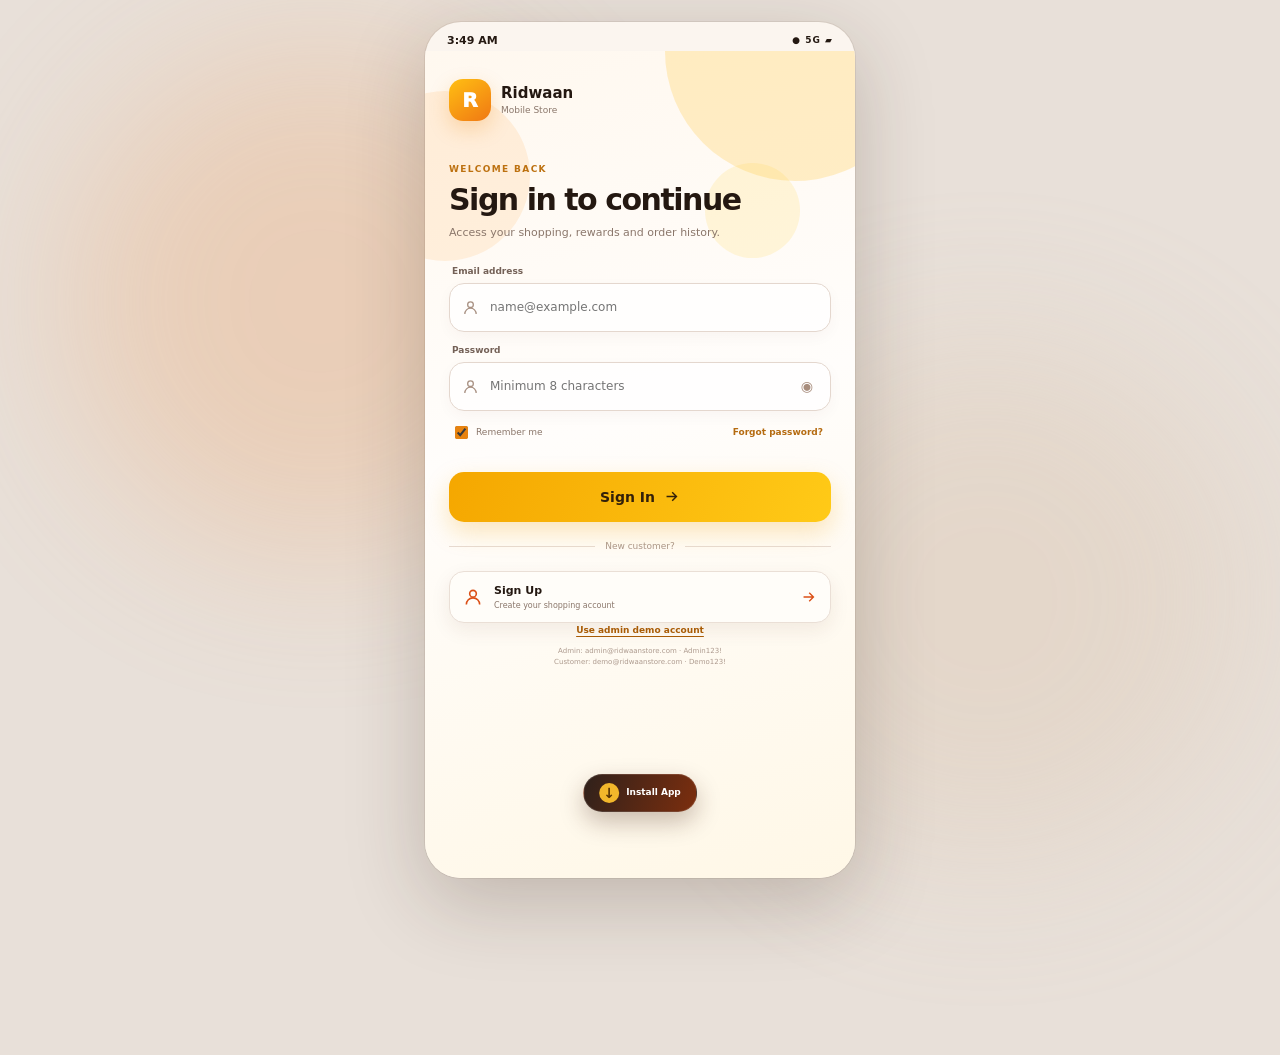
<file: index.html>
<!doctype html>
<html lang="en">
<head>
  <meta charset="UTF-8">
  <meta name="viewport" content="width=device-width, initial-scale=1, viewport-fit=cover">
  <meta name="theme-color" content="#fbf5ef">
  <meta name="description" content="Ridwaan Mobile Store — a premium mobile-first smartphone shopping experience.">
  <meta name="application-name" content="Ridwaan Store">
  <meta name="mobile-web-app-capable" content="yes">
  <meta name="apple-mobile-web-app-capable" content="yes">
  <meta name="apple-mobile-web-app-status-bar-style" content="black-translucent">
  <meta name="apple-mobile-web-app-title" content="Ridwaan Store">
  <title>Ridwaan Mobile Store</title>
  <link rel="manifest" href="manifest.webmanifest">
  <link rel="icon" type="image/svg+xml" href="icons/icon-source.svg">
  <link rel="apple-touch-icon" href="icons/icon-source.svg">
  <link rel="stylesheet" href="style.css">
  <link rel="stylesheet" href="image-clarity-fix.css">
</head>
<body>
  <div class="ambient ambient-one"></div>
  <div class="ambient ambient-two"></div>
  <main class="phone-shell" id="appShell" aria-live="polite">
    <div class="status-strip"><span id="clock">9:41</span><span class="status-icons">● 5G ▰</span></div>
    <section class="app-view" id="appView"></section>
    <nav class="bottom-nav" id="bottomNav" aria-label="Main navigation"></nav>
    <div class="toast-region" id="toastRegion" aria-live="assertive"></div>
    <div class="modal-root" id="modalRoot"></div>
    <button class="pwa-install-fab" id="pwaInstallFab" type="button" onclick="installApp()" aria-label="Install Ridwaan Mobile Store">
      <span aria-hidden="true">↓</span> Install App
    </button>
  </main>

  <svg class="svg-sprite" aria-hidden="true">
    <symbol id="i-home" viewBox="0 0 24 24"><path d="m3 11 9-8 9 8v9a1 1 0 0 1-1 1h-5v-7H9v7H4a1 1 0 0 1-1-1Z"/></symbol>
    <symbol id="i-shop" viewBox="0 0 24 24"><path d="M4 10v10h16V10M3 4h18l-2 6H5L3 4Zm6 6v3m6-3v3"/></symbol>
    <symbol id="i-cart" viewBox="0 0 24 24"><path d="M3 4h2l2.2 10.2a2 2 0 0 0 2 1.6h7.9a2 2 0 0 0 1.9-1.4L21 8H7m3 12h.01M17 20h.01"/></symbol>
    <symbol id="i-gift" viewBox="0 0 24 24"><path d="M4 10h16v11H4Zm-1-5h18v5H3Zm9 0v16M12 5H8.5A2.5 2.5 0 1 1 11 2.5Zm0 0h3.5A2.5 2.5 0 1 0 13 2.5Z"/></symbol>
    <symbol id="i-user" viewBox="0 0 24 24"><circle cx="12" cy="8" r="4"/><path d="M4 21a8 8 0 0 1 16 0"/></symbol>
    <symbol id="i-search" viewBox="0 0 24 24"><circle cx="11" cy="11" r="7"/><path d="m20 20-4-4"/></symbol>
    <symbol id="i-sliders" viewBox="0 0 24 24"><path d="M4 7h10m4 0h2M4 17h2m4 0h10M14 4v6M6 14v6"/></symbol>
    <symbol id="i-bell" viewBox="0 0 24 24"><path d="M18 8a6 6 0 0 0-12 0c0 7-3 7-3 9h18c0-2-3-2-3-9Zm-8 12h4"/></symbol>
    <symbol id="i-heart" viewBox="0 0 24 24"><path d="M20.8 4.6a5.5 5.5 0 0 0-7.8 0L12 5.7l-1.1-1.1a5.5 5.5 0 0 0-7.8 7.8l1.1 1.1L12 21l7.8-7.5 1.1-1.1a5.5 5.5 0 0 0-.1-7.8Z"/></symbol>
    <symbol id="i-arrow" viewBox="0 0 24 24"><path d="M5 12h14m-6-6 6 6-6 6"/></symbol>
    <symbol id="i-back" viewBox="0 0 24 24"><path d="m15 18-6-6 6-6"/></symbol>
    <symbol id="i-plus" viewBox="0 0 24 24"><path d="M12 5v14M5 12h14"/></symbol>
    <symbol id="i-minus" viewBox="0 0 24 24"><path d="M5 12h14"/></symbol>
    <symbol id="i-trash" viewBox="0 0 24 24"><path d="M4 7h16m-10 4v6m4-6v6M9 7l1-3h4l1 3m3 0-1 14H7L6 7"/></symbol>
    <symbol id="i-chevron" viewBox="0 0 24 24"><path d="m9 18 6-6-6-6"/></symbol>
    <symbol id="i-x" viewBox="0 0 24 24"><path d="m6 6 12 12M18 6 6 18"/></symbol>
    <symbol id="i-check" viewBox="0 0 24 24"><path d="m5 12 4 4L19 6"/></symbol>
    <symbol id="i-star" viewBox="0 0 24 24"><path d="m12 2 3 6 7 .9-5 4.8 1.3 7-6.3-3.3-6.3 3.3 1.3-7-5-4.8L9 8Z"/></symbol>
    <symbol id="i-sun" viewBox="0 0 24 24"><circle cx="12" cy="12" r="4"/><path d="M12 2v2m0 16v2M4.9 4.9l1.4 1.4m11.4 11.4 1.4 1.4M2 12h2m16 0h2M4.9 19.1l1.4-1.4M17.7 6.3l1.4-1.4"/></symbol>
  </svg>
  <script src="storage.js"></script>
  <script src="state-normalizer.js"></script>
  <script src="dialog.js"></script>
  <script src="product-card.js"></script>
  <script src="script.js"></script>
</body>
</html>
</file>
<file: style.css>
:root {
  --bg: #fbf5ef; --surface: #fffdf9; --surface-2: #f7eee5; --surface-3: #f1dfd1;
  --ink: #241811; --muted: #8b776b; --line: #eadfd6; --primary: #db4f16;
  --primary-dark: #7c2e0e; --primary-soft: #ffe0cf; --gold: #f2b72b; --success: #3f8b62;
  --danger: #cc3c32; --shadow: 0 16px 42px rgba(83,44,21,.12); --shadow-sm: 0 7px 20px rgba(83,44,21,.08);
  --r-xl: 26px; --r-lg: 22px; --r-md: 17px; --r-sm: 12px; --pad: 18px;
  --ease: cubic-bezier(.22,.8,.3,1); --nav-h: 78px;
}
* { box-sizing: border-box; -webkit-tap-highlight-color: transparent; }
html { scroll-behavior: smooth; }
body { margin: 0; min-height: 100vh; color: var(--ink); background: #e8e0d9; font: 14px/1.45 Inter, ui-rounded, "SF Pro Display", system-ui, -apple-system, sans-serif; overflow-x: hidden; }
button,input,select,textarea { font: inherit; color: inherit; }
button { border: 0; cursor: pointer; }
.sr-only { position:absolute!important;width:1px!important;height:1px!important;padding:0!important;margin:-1px!important;overflow:hidden!important;clip:rect(0,0,0,0)!important;white-space:nowrap!important;border:0!important; }
.cart-thumb.fallback::after { content:"📱"; font-size:40px; }
button:focus-visible,input:focus-visible,select:focus-visible,textarea:focus-visible { outline: 3px solid rgba(219,79,22,.28); outline-offset: 2px; }
.ambient { position: fixed; width: 40vw; height: 40vw; border-radius: 50%; filter: blur(80px); opacity: .3; pointer-events:none; }
.ambient-one { background: #eda66e; left: 5%; top: 5%; }.ambient-two { background:#dbc3aa; right: 3%; bottom: 5%; }
.phone-shell { position: relative; width: min(100%,430px); min-height: 100dvh; margin: 0 auto; overflow: hidden; background: var(--bg); box-shadow: 0 0 0 1px rgba(70,40,20,.08), 0 24px 80px rgba(50,30,18,.22); transition: background .35s,color .35s; }
.status-strip { height: 29px; padding: 8px 22px 0; display:flex; align-items:center; justify-content:space-between; font-size:11px; font-weight:800; position:absolute; inset:0 0 auto; z-index:15; pointer-events:none; }
.status-icons { letter-spacing: 1px; font-size:9px; }
.app-view { min-height:100dvh; padding: 37px var(--pad) calc(var(--nav-h) + 28px); animation: viewIn .4s var(--ease); }
.app-view.details-open { padding:29px 0 0; }
@keyframes viewIn { from{opacity:0;transform:translateY(9px)} to{opacity:1;transform:none} }
@keyframes pop { 50%{transform:scale(1.16)} }
@keyframes shimmer { to{background-position:-200% 0} }
@keyframes float { 50%{transform:translateY(-5px) rotate(2deg)} }
@keyframes ringIn { from{stroke-dashoffset:326} }
@keyframes countGlow { 50%{text-shadow:0 0 20px rgba(255,203,64,.8)} }
.page-head,.greeting-row,.section-head,.detail-top { display:flex; align-items:center; justify-content:space-between; gap:12px; }
.eyebrow { margin:0; color:var(--muted); font-size:11px; letter-spacing:.03em; }.greeting-row h1,.page-head h1 { margin:1px 0 0; font-size:24px; line-height:1.15; letter-spacing:-.04em; }
.avatar { width:42px;height:42px;border-radius:50%;display:grid;place-items:center;background:linear-gradient(145deg,var(--primary),#ff9a52);color:white;font-weight:900;box-shadow:var(--shadow-sm);border:3px solid rgba(255,255,255,.72); }
.head-actions { display:flex; gap:8px; }.icon-btn { width:42px;height:42px;border-radius:50%;display:grid;place-items:center;background:var(--surface);box-shadow:var(--shadow-sm);border:1px solid var(--line);position:relative;transition:.2s var(--ease); }
.icon-btn:active,.add-btn:active,.primary-btn:active { transform:scale(.93); }.icon-btn svg,.nav-item svg,.search-box svg,.settings-icon svg,.small-action svg { width:19px;height:19px;fill:none;stroke:currentColor;stroke-width:1.8;stroke-linecap:round;stroke-linejoin:round; }
.notification-dot { position:absolute; width:8px;height:8px;border-radius:50%;background:var(--primary);right:8px;top:7px;border:2px solid var(--surface); }
.search-row { display:flex; gap:10px; margin:20px 0 17px; }.search-box { height:48px; flex:1; border-radius:16px; background:var(--surface); border:1px solid var(--line); display:flex;align-items:center;gap:10px;padding:0 14px;box-shadow:0 5px 18px rgba(80,45,25,.04); }
.search-box input { width:100%;border:0;outline:0;background:transparent;font-size:13px; }.filter-btn { width:48px;height:48px;border-radius:16px;background:var(--primary);color:#fff;display:grid;place-items:center;box-shadow:0 8px 19px rgba(219,79,22,.25); }
.filter-btn svg { width:20px;height:20px;fill:none;stroke:currentColor;stroke-width:2; }
.hero { min-height:184px;border-radius:var(--r-xl);padding:22px;position:relative;overflow:hidden;color:white;background:linear-gradient(135deg,#8e3511 0%,#c94610 52%,#ef7f3f 100%);box-shadow:0 16px 32px rgba(145,57,18,.22); }
.hero::before,.hero::after { content:"";position:absolute;border-radius:50%;background:rgba(255,255,255,.08); }.hero::before{width:180px;height:180px;right:-50px;top:-70px}.hero::after{width:110px;height:110px;right:50px;bottom:-75px}
.hero-copy { position:relative;z-index:2;width:60%; }.hero .tag { display:inline-flex;padding:5px 9px;border-radius:99px;background:rgba(255,255,255,.16);font-size:9px;font-weight:800;letter-spacing:.08em;text-transform:uppercase; }.hero h2{font-size:23px;line-height:1.08;margin:12px 0 6px;letter-spacing:-.04em}.hero p{font-size:11px;color:#ffe9dc;margin:0 0 15px}.hero-phone { position:absolute;right:17px;bottom:-10px;width:120px;height:165px;border-radius:27px;background:linear-gradient(145deg,#322820,#0b0908);border:5px solid #e8b195;transform:rotate(9deg);box-shadow:-12px 15px 25px rgba(62,17,3,.3);animation:float 4s ease-in-out infinite; }
.hero-phone::before { content:"";position:absolute;inset:7px;border-radius:19px;background:radial-gradient(circle at 65% 30%,#ffad79,transparent 28%),linear-gradient(145deg,#602e21,#f3793c 48%,#3b1b18); }.hero-phone::after { content:"";position:absolute;width:38px;height:10px;border-radius:20px;background:#070707;left:50%;top:10px;transform:translateX(-50%); }
.light-btn { padding:9px 13px;border-radius:12px;background:white;color:#7c2e0e;font-size:11px;font-weight:800;display:inline-flex;align-items:center;gap:6px; }.light-btn svg{width:14px;height:14px;fill:none;stroke:currentColor;stroke-width:2}
.brand-strip { display:flex;gap:9px;overflow:auto;scrollbar-width:none;padding:4px 0;margin:16px 0 22px }.brand-strip::-webkit-scrollbar,.h-scroll::-webkit-scrollbar{display:none}.chip { white-space:nowrap;padding:9px 13px;border-radius:999px;background:var(--surface);border:1px solid var(--line);font-size:11px;font-weight:750;transition:.2s }.chip.active{background:var(--ink);color:var(--surface);border-color:var(--ink)}
.section-head { margin:20px 0 11px; }.section-head h2{margin:0;font-size:17px;letter-spacing:-.025em}.text-btn{background:none;color:var(--primary);font-size:11px;font-weight:800;padding:5px}
.h-scroll { display:grid;grid-auto-flow:column;grid-auto-columns:158px;gap:12px;overflow:auto;margin:0 calc(var(--pad)*-1);padding:2px var(--pad) 9px;scroll-snap-type:x mandatory; }
.product-card { scroll-snap-align:start;min-width:0;background:var(--surface);border:1px solid var(--line);border-radius:var(--r-lg);padding:10px;position:relative;box-shadow:var(--shadow-sm);transition:.25s var(--ease);overflow:hidden; }.product-card:active{transform:scale(.98)}
.product-media { height:125px;border-radius:16px;background:linear-gradient(145deg,#f5ece5,#ead7c9);display:flex;align-items:center;justify-content:center;overflow:hidden;position:relative; }.product-media img{width:100%;height:100%;object-fit:cover;mix-blend-mode:multiply;transition:.35s}.product-card:hover img{transform:scale(1.04)}
.product-image-button{width:100%;height:100%;padding:0;border-radius:inherit;background:transparent;display:grid;place-items:center;overflow:hidden}.product-image-button.fallback::after{content:"📱";font-size:64px;filter:drop-shadow(0 10px 10px rgba(0,0,0,.18))}.product-image-button.fallback img{display:none}.wish-btn{position:absolute;right:8px;top:8px;width:30px;height:30px;border-radius:50%;background:rgba(255,255,255,.86);backdrop-filter:blur(5px);display:grid;place-items:center;z-index:2}.wish-btn svg{width:15px;height:15px;fill:none;stroke:#4b372d;stroke-width:1.8}.wish-btn.active svg{fill:var(--primary);stroke:var(--primary)}
.discount-badge { position:absolute;left:8px;top:8px;padding:4px 7px;border-radius:9px;background:var(--primary);color:white;font-size:8px;font-weight:900;z-index:2}.product-info{padding:10px 2px 2px}.brand{font-size:9px;color:var(--muted);text-transform:uppercase;letter-spacing:.08em;font-weight:800}.product-name{font-size:12px;font-weight:800;white-space:nowrap;overflow:hidden;text-overflow:ellipsis;margin:3px 0}.product-name-button{display:block;width:100%;padding:0;background:transparent;text-align:left;font-weight:inherit;white-space:inherit;overflow:hidden;text-overflow:inherit}.rating{display:flex;align-items:center;gap:3px;color:var(--muted);font-size:9px}.rating svg{width:11px;height:11px;fill:var(--gold);stroke:var(--gold)}.price-row{display:flex;align-items:end;gap:6px;margin-top:6px}.price{font-size:14px;font-weight:900}.old-price{font-size:9px;color:var(--muted);text-decoration:line-through}.add-btn{margin-left:auto;width:29px;height:29px;border-radius:50%;background:var(--primary);color:white;display:grid;place-items:center;box-shadow:0 5px 10px rgba(219,79,22,.23)}.add-btn svg{width:14px;height:14px;fill:none;stroke:currentColor;stroke-width:2.3}
.offer-row{display:grid;grid-template-columns:1.1fr .9fr;gap:11px}.offer-card{min-height:98px;border-radius:var(--r-lg);padding:15px;position:relative;overflow:hidden}.offer-card:first-child{background:#2f211b;color:white}.offer-card:last-child{background:linear-gradient(135deg,#ffe3c7,#f7ba7d);color:#5b260c}.offer-card b{display:block;font-size:15px;line-height:1.15;width:70%}.offer-card span{font-size:9px;opacity:.75}.offer-icon{position:absolute;right:10px;bottom:5px;font-size:43px;transform:rotate(-9deg)}
.rewards-mini{margin-top:13px;background:linear-gradient(100deg,#fff2cd,#ffe3a0);border:1px solid #efd28c;border-radius:var(--r-lg);padding:15px;display:flex;align-items:center;gap:12px}.coin{width:43px;height:43px;border-radius:50%;display:grid;place-items:center;background:linear-gradient(145deg,#ffd866,#e8a511);color:#6f4200;font-size:20px;box-shadow:inset 0 0 0 3px rgba(255,255,255,.35)}.rewards-mini b{display:block;font-size:14px}.rewards-mini p{margin:1px 0 0;font-size:10px;color:#785e31}.rewards-mini .icon-btn{margin-left:auto;width:34px;height:34px;background:rgba(255,255,255,.55);box-shadow:none;border-color:rgba(122,85,25,.12)}
.bottom-nav { position:fixed;z-index:20;left:50%;bottom:max(10px,env(safe-area-inset-bottom));transform:translateX(-50%);width:min(calc(100% - 24px),406px);height:68px;padding:6px;display:grid;grid-template-columns:repeat(5,1fr);gap:3px;background:rgba(255,253,249,.92);backdrop-filter:blur(20px);border:1px solid rgba(231,214,202,.9);border-radius:23px;box-shadow:0 14px 40px rgba(69,38,21,.18)}
.bottom-nav[hidden] { display:none!important; }
.nav-item{position:relative;background:transparent;border-radius:17px;display:flex;flex-direction:column;align-items:center;justify-content:center;gap:2px;color:#a18f85;font-size:8px;font-weight:750;transition:.25s}.nav-item.active{color:var(--primary);background:var(--primary-soft)}.nav-item svg{width:19px;height:19px}.nav-badge{position:absolute;top:4px;right:15px;min-width:16px;height:16px;padding:0 4px;border-radius:8px;background:var(--primary);color:white;font-size:8px;display:grid;place-items:center;border:2px solid var(--surface)}.nav-badge.bump{animation:pop .35s}
.shop-tools{margin-top:14px}.filter-summary{display:flex;justify-content:space-between;align-items:center;margin:13px 1px}.filter-summary span{font-size:10px;color:var(--muted)}.sort-select{border:0;background:transparent;color:var(--ink);font-weight:750;font-size:10px;max-width:130px;outline:0}.product-grid{display:grid;grid-template-columns:repeat(2,minmax(0,1fr));gap:12px}.product-grid .product-media{height:136px}.empty-state{text-align:center;padding:50px 20px}.empty-illustration{font-size:54px}.empty-state h2{font-size:20px;margin:8px}.empty-state p{color:var(--muted);font-size:12px}
.page-head{min-height:43px}.page-head h1{font-size:22px}.back-btn{background:var(--surface);width:39px;height:39px}.page-head-spacer{width:39px}.details-page{padding-bottom:110px}.detail-top{position:absolute;z-index:4;top:37px;left:16px;right:16px}.detail-image{height:390px;background:linear-gradient(160deg,#f4e7dc,#e8cbb8);border-radius:0 0 34px 34px;position:relative;overflow:hidden;display:grid;place-items:center}.detail-image img{width:100%;height:100%;object-fit:cover;mix-blend-mode:multiply}.detail-image.fallback::after{content:"📱";font-size:130px}.detail-image.fallback img{display:none}.carousel-dots{position:absolute;bottom:17px;display:flex;gap:5px}.carousel-dots i{width:6px;height:6px;background:white;border-radius:50%;opacity:.65}.carousel-dots i.active{width:18px;border-radius:5px;background:var(--primary);opacity:1}.detail-body{padding:22px var(--pad)}.detail-body h1{font-size:25px;margin:5px 0 6px;letter-spacing:-.04em}.detail-rating{display:flex;gap:7px;align-items:center;color:var(--muted);font-size:11px}.detail-rating strong{color:var(--ink)}.detail-price{font-size:24px;font-weight:900;margin:15px 0 4px}.detail-price del{font-size:12px;color:var(--muted);font-weight:500;margin-left:8px}.detail-desc{color:var(--muted);font-size:12px;line-height:1.65;margin:12px 0 20px}.option-block{margin:17px 0}.option-label{display:flex;justify-content:space-between;font-size:12px;font-weight:850;margin-bottom:10px}.choices{display:flex;gap:9px;flex-wrap:wrap}.storage-choice{padding:9px 14px;border-radius:12px;border:1px solid var(--line);background:var(--surface);font-size:11px;font-weight:750}.storage-choice.active{background:var(--ink);color:var(--surface);border-color:var(--ink)}.color-choice{width:31px;height:31px;border-radius:50%;border:4px solid var(--surface);box-shadow:0 0 0 1px var(--line)}.color-choice.active{box-shadow:0 0 0 2px var(--primary)}.stock-row{display:flex;justify-content:space-between;align-items:center;padding:13px 0;border-top:1px solid var(--line);border-bottom:1px solid var(--line);font-size:11px}.stock{color:var(--success);font-weight:800}.qty-control{display:flex;align-items:center;gap:12px}.qty-control button{width:28px;height:28px;border-radius:9px;background:var(--surface-2)}.sticky-add{position:fixed;z-index:18;bottom:10px;left:50%;transform:translateX(-50%);width:min(calc(100% - 28px),402px);padding:9px;background:rgba(255,253,249,.92);border:1px solid var(--line);backdrop-filter:blur(15px);border-radius:21px;box-shadow:var(--shadow)}.primary-btn{width:100%;height:50px;border-radius:15px;background:linear-gradient(110deg,var(--primary),#ee7136);color:white;font-weight:850;box-shadow:0 8px 20px rgba(219,79,22,.23);display:flex;align-items:center;justify-content:center;gap:8px}.primary-btn svg{width:17px;height:17px;fill:none;stroke:currentColor;stroke-width:2}.primary-btn:disabled{opacity:.5;cursor:not-allowed}
.cart-list{display:flex;flex-direction:column;gap:11px;margin:17px 0}.cart-item{background:var(--surface);border:1px solid var(--line);border-radius:var(--r-lg);padding:11px;display:grid;grid-template-columns:77px 1fr auto;gap:11px;box-shadow:var(--shadow-sm)}.cart-thumb{width:77px;height:88px;border-radius:15px;overflow:hidden;background:var(--surface-2);display:grid;place-items:center}.cart-thumb img{width:100%;height:100%;object-fit:cover;mix-blend-mode:multiply}.cart-item h3{font-size:12px;margin:2px 0}.cart-meta{font-size:9px;color:var(--muted)}.cart-item .price{display:block;margin:7px 0}.mini-qty{display:flex;align-items:center;gap:8px}.mini-qty button{width:25px;height:25px;border-radius:8px;background:var(--surface-2)}.remove-btn{background:none;color:var(--muted);align-self:start;padding:4px}.remove-btn svg{width:16px;height:16px;fill:none;stroke:currentColor;stroke-width:1.8}.promo-box{display:flex;gap:8px;padding:8px;background:var(--surface);border:1px solid var(--line);border-radius:17px}.promo-box input{min-width:0;flex:1;border:0;background:none;outline:none;padding:0 7px;font-size:11px;text-transform:uppercase}.promo-box button{padding:9px 13px;border-radius:11px;background:var(--ink);color:var(--surface);font-size:10px;font-weight:800}.summary-card{background:var(--surface);border:1px solid var(--line);border-radius:var(--r-lg);padding:17px;margin-top:12px}.summary-row{display:flex;justify-content:space-between;margin:8px 0;color:var(--muted);font-size:11px}.summary-row.total{padding-top:12px;margin-top:12px;border-top:1px dashed var(--line);color:var(--ink);font-size:16px;font-weight:900}.reward-use{display:flex;align-items:center;gap:8px;padding:10px;border-radius:13px;background:#fff5d6;color:#725313;font-size:10px;margin:12px 0}.reward-use input{accent-color:var(--primary)}
.rewards-hero{margin-top:15px;border-radius:28px;padding:21px;color:white;background:radial-gradient(circle at 80% 20%,rgba(255,188,74,.32),transparent 28%),linear-gradient(145deg,#332018,#7b2d0d 58%,#dc5718);box-shadow:0 18px 35px rgba(98,39,14,.27);position:relative;overflow:hidden}.rewards-label{text-align:center;font-size:10px;color:#f4d9ca}.progress-ring{width:150px;height:150px;margin:12px auto 7px;position:relative}.progress-ring svg{width:100%;height:100%;transform:rotate(-90deg)}.progress-ring circle{fill:none;stroke-width:10}.progress-ring .track{stroke:rgba(255,255,255,.15)}.progress-ring .value{stroke:#ffc844;stroke-linecap:round;stroke-dasharray:326;stroke-dashoffset:90;animation:ringIn 1.5s var(--ease)}.ring-copy{position:absolute;inset:0;display:grid;place-content:center;text-align:center}.ring-copy strong{font-size:27px;line-height:1;animation:countGlow 1.6s}.ring-copy span{font-size:9px;color:#f3cdbb;margin-top:5px}.level-progress-text{text-align:center;font-size:10px;color:#f5d8ca}.reward-actions{display:grid;grid-template-columns:repeat(4,1fr);gap:7px;margin-top:17px}.small-action{background:rgba(255,255,255,.1);color:white;border:1px solid rgba(255,255,255,.12);border-radius:13px;padding:9px 2px;font-size:8px}.small-action svg{display:block;margin:0 auto 4px;width:16px;height:16px}.levels{display:flex;gap:10px;overflow:auto;margin:13px calc(var(--pad)*-1);padding:1px var(--pad) 8px;scrollbar-width:none}.level-card{min-width:139px;background:var(--surface);border:1px solid var(--line);border-radius:18px;padding:13px}.level-card.current{border-color:#e6ad25;box-shadow:0 7px 22px rgba(225,168,27,.15)}.level-top{display:flex;justify-content:space-between;align-items:center}.level-icon{font-size:23px}.level-card b{font-size:12px}.level-card p{font-size:8px;color:var(--muted);margin:2px 0 9px}.tiny-progress{height:5px;border-radius:3px;background:var(--surface-2);overflow:hidden}.tiny-progress i{display:block;height:100%;border-radius:3px;background:linear-gradient(90deg,var(--gold),var(--primary));}.benefit-list,.activity-list{display:flex;flex-direction:column;gap:9px}.benefit,.activity{display:flex;align-items:center;gap:11px;background:var(--surface);border:1px solid var(--line);border-radius:16px;padding:12px}.benefit-icon,.activity-icon{width:34px;height:34px;border-radius:11px;display:grid;place-items:center;background:#fff2ca}.benefit b,.activity b{font-size:11px;display:block}.benefit span,.activity span{font-size:9px;color:var(--muted)}.activity-points{margin-left:auto;color:var(--success);font-weight:900;font-size:10px}.activity-points.spend{color:var(--primary)}
.profile-card{margin:16px 0;background:linear-gradient(135deg,#5b230e,#8f3511);color:white;border-radius:var(--r-xl);padding:17px;display:flex;align-items:center;gap:12px;box-shadow:var(--shadow)}.profile-card .avatar{width:52px;height:52px;background:linear-gradient(145deg,#ffd9bd,#e98049);color:#6b290d}.profile-card h2{font-size:15px;margin:0}.profile-card p{font-size:9px;color:#e7c7b8;margin:2px 0}.profile-card button{margin-left:auto;padding:7px 11px;border-radius:10px;background:white;color:#6f2b0e;font-size:9px;font-weight:850}.settings-section{margin:18px 0}.section-label{font-size:9px;letter-spacing:.12em;text-transform:uppercase;color:var(--muted);font-weight:800;margin:0 5px 8px}.settings-card{background:var(--surface);border:1px solid var(--line);border-radius:var(--r-lg);overflow:hidden;box-shadow:var(--shadow-sm)}.settings-row{min-height:52px;width:100%;padding:9px 13px;background:transparent;display:flex;align-items:center;gap:11px;border-bottom:1px solid var(--line);text-align:left}.settings-row:last-child{border-bottom:0}.settings-icon{width:31px;height:31px;border-radius:10px;background:var(--surface-2);display:grid;place-items:center;color:var(--primary)}.settings-icon svg{width:15px;height:15px}.settings-copy{flex:1}.settings-copy b{font-size:11px;display:block}.settings-copy span{font-size:8px;color:var(--muted)}.settings-row>.chev{width:14px;height:14px;fill:none;stroke:var(--muted);stroke-width:2}.toggle{width:41px;height:23px;border-radius:15px;background:#d7cbc3;padding:3px;transition:.25s}.toggle i{display:block;width:17px;height:17px;background:white;border-radius:50%;box-shadow:0 2px 5px rgba(0,0,0,.18);transition:.25s}.toggle.on{background:var(--primary)}.toggle.on i{transform:translateX(18px)}.language-select{border:0;background:transparent;font-size:10px;color:var(--muted);max-width:85px}.logout{color:var(--danger)}
.modal-root:empty{display:none}.modal-root{position:fixed;z-index:50;inset:0;display:flex;justify-content:center;align-items:flex-end;background:rgba(33,20,13,.43);backdrop-filter:blur(3px);animation:fade .25s}.sheet{width:min(100%,430px);max-height:91dvh;overflow:auto;background:var(--bg);border-radius:29px 29px 0 0;padding:10px var(--pad) calc(22px + env(safe-area-inset-bottom));box-shadow:0 -15px 45px rgba(45,25,13,.2);animation:sheetUp .38s var(--ease)}@keyframes fade{from{opacity:0}}@keyframes sheetUp{from{transform:translateY(100%)}}.grabber{width:42px;height:4px;border-radius:3px;background:#d5c7bd;margin:2px auto 14px}.sheet-head{display:flex;justify-content:space-between;align-items:center;margin-bottom:14px}.sheet-head h2{font-size:19px;margin:0}.sheet .close{width:34px;height:34px}.form-grid{display:grid;grid-template-columns:1fr 1fr;gap:11px}.field{display:flex;flex-direction:column;gap:5px}.field.full{grid-column:1/-1}.field label{font-size:9px;font-weight:800;color:var(--muted)}.field input,.field select,.field textarea{width:100%;border:1px solid var(--line);background:var(--surface);border-radius:13px;padding:11px 12px;outline:0;font-size:11px}.field textarea{min-height:66px;resize:vertical}.payment-options{display:grid;grid-template-columns:1fr 1fr;gap:8px}.payment-option{border:1px solid var(--line);border-radius:13px;padding:10px;background:var(--surface);font-size:10px;display:flex;gap:7px;align-items:center}.payment-option.selected{border-color:var(--primary);background:var(--primary-soft)}.error-text{color:var(--danger);font-size:9px;min-height:13px}.success-sheet{text-align:center;padding-top:21px}.success-badge{width:83px;height:83px;border-radius:50%;margin:0 auto 15px;display:grid;place-items:center;background:linear-gradient(145deg,#f6c957,#e49a12);color:white;font-size:39px;box-shadow:0 0 0 10px rgba(242,183,43,.13),0 0 45px rgba(242,183,43,.35);animation:pop .6s}.success-sheet h2{font-size:25px;margin:8px}.success-sheet p{color:var(--muted);font-size:11px}.success-data{background:var(--surface);border:1px solid var(--line);border-radius:17px;padding:13px;margin:17px 0;text-align:left}.gold-sheet{text-align:center;overflow:hidden}.trophy{font-size:80px;animation:float 2s ease-in-out infinite;filter:drop-shadow(0 14px 16px rgba(198,134,13,.28))}.gold-sheet h2{font-size:28px;margin:2px}.gold-sheet>p{color:var(--muted);font-size:11px}.gold-benefits{display:grid;grid-template-columns:repeat(3,1fr);gap:8px;margin:18px 0}.gold-benefit{background:#fff2ce;border:1px solid #f0d38d;border-radius:14px;padding:11px 5px;font-size:9px}.gold-benefit span{font-size:21px;display:block}.filter-group{margin:18px 0}.filter-group label{display:block;font-size:11px;font-weight:850;margin-bottom:8px}.range-line{display:flex;align-items:center;gap:9px}.range-line input{flex:1;accent-color:var(--primary)}.filter-checks{display:flex;gap:8px;flex-wrap:wrap}.check-chip{padding:9px 12px;border:1px solid var(--line);border-radius:12px;background:var(--surface);font-size:10px}.check-chip.active{background:var(--ink);color:var(--surface)}.sheet-actions{display:grid;grid-template-columns:.7fr 1.3fr;gap:9px;margin-top:20px}.secondary-btn{height:48px;border-radius:15px;background:var(--surface-2);font-weight:800}.toast-region{position:fixed;z-index:70;top:42px;left:50%;width:min(calc(100% - 30px),400px);transform:translateX(-50%);pointer-events:none}.toast{margin-bottom:7px;background:#2e211b;color:white;border-radius:15px;padding:11px 14px;box-shadow:var(--shadow);font-size:10px;font-weight:700;display:flex;align-items:center;gap:8px;animation:toastIn .35s var(--ease)}@keyframes toastIn{from{opacity:0;transform:translateY(-15px)}}.toast i{width:22px;height:22px;border-radius:50%;background:var(--primary);display:grid;place-items:center;font-style:normal}.skeleton{background:linear-gradient(90deg,#eee1d8 25%,#f9f1eb 45%,#eee1d8 65%);background-size:200% 100%;animation:shimmer 1.2s infinite}.skeleton-card{height:205px;border-radius:22px}.skeleton-hero{height:184px;border-radius:26px;margin-top:20px}.no-nav+.bottom-nav{display:none}
/* Authentication */
.auth-view{padding:29px 0 0;overflow:auto}.auth-page{position:relative;min-height:calc(100dvh - 29px);padding:28px 24px 38px;overflow:hidden;background:linear-gradient(165deg,#fff8ef 0%,#fffdfb 43%,#fff7e5 100%)}.auth-orbs{position:absolute;inset:0 0 auto;height:245px;overflow:hidden;pointer-events:none}.auth-orbs i{position:absolute;border-radius:50%;background:rgba(255,187,23,.22)}.auth-orbs i:first-child{width:260px;height:260px;right:-70px;top:-130px}.auth-orbs i:nth-child(2){width:170px;height:170px;left:-65px;top:40px;background:rgba(250,146,36,.12)}.auth-orbs i:last-child{width:95px;height:95px;right:55px;top:112px;background:rgba(255,207,74,.18)}.auth-brand{position:relative;display:flex;align-items:center;gap:10px;margin-bottom:36px}.auth-logo{width:42px;height:42px;border-radius:14px;display:grid;place-items:center;background:linear-gradient(145deg,#ffbf13,#f07813);color:#fff;font-size:20px;font-weight:950;box-shadow:0 8px 20px rgba(236,137,13,.25)}.auth-brand b,.auth-brand small{display:block}.auth-brand b{font-size:15px}.auth-brand small{font-size:9px;color:var(--muted)}.auth-copy{position:relative;margin-bottom:23px}.auth-kicker{font-size:9px;font-weight:900;letter-spacing:.15em;color:#bd7110}.auth-copy h1{font-size:30px;line-height:1.06;letter-spacing:-.05em;margin:7px 0 8px}.auth-copy p{font-size:11px;color:var(--muted);max-width:300px;margin:0;line-height:1.6}.auth-form{position:relative}.auth-field{display:block;margin-bottom:12px}.auth-field>span{display:block;font-size:9px;font-weight:850;color:#746157;margin:0 0 5px 3px}.auth-field>div{height:49px;border:1px solid #e4d7ce;background:rgba(255,255,255,.76);border-radius:15px;display:flex;align-items:center;gap:9px;padding:0 12px;transition:.2s;box-shadow:0 5px 15px rgba(82,42,17,.035)}.auth-field>div:focus-within{border-color:#f0a515;box-shadow:0 0 0 3px rgba(240,165,21,.12)}.auth-field svg{width:17px;height:17px;fill:none;stroke:#a78f80;stroke-width:1.8}.auth-field input{width:100%;border:0;outline:0;background:transparent;font-size:12px}.password-toggle{background:none;padding:5px;color:#a88d7d}.auth-options{display:flex;justify-content:space-between;align-items:center;margin:2px 2px 12px;font-size:9px;color:var(--muted)}.auth-options label{display:flex;align-items:center;gap:5px}.auth-options input,.auth-consent input{accent-color:#e78310}.auth-options button{background:none;color:#b56b10;font-weight:800}.auth-consent{display:flex;gap:7px;color:var(--muted);font-size:9px;line-height:1.5;margin:8px 2px}.auth-error{min-height:15px;color:var(--danger);font-size:9px;margin:3px}.auth-submit{background:linear-gradient(110deg,#f5a700,#ffca17);color:#33200a;box-shadow:0 10px 24px rgba(239,164,12,.26)}.auth-divider{display:flex;align-items:center;gap:10px;margin:18px 0;color:#aa968a;font-size:9px}.auth-divider::before,.auth-divider::after{content:"";height:1px;background:#e7dbd2;flex:1}.social-row{display:grid;grid-template-columns:1fr 1fr;gap:10px}.social-row button{height:43px;border-radius:14px;background:#fff;border:1px solid #eaded5;font-size:10px;font-weight:800;display:flex;align-items:center;justify-content:center;gap:7px}.social-row b{font-size:15px}.auth-switch{text-align:center;font-size:10px;color:var(--muted);margin:19px 0 6px}.auth-switch button,.admin-demo-link{background:none;color:#a85b05;font-weight:900}.admin-demo-link{display:block;margin:0 auto;font-size:9px;text-decoration:underline;text-underline-offset:3px}.demo-credentials{text-align:center;color:#ad9a8e;font-size:7px;line-height:1.55;margin:8px 0}.sheet-note{color:var(--muted);font-size:11px;line-height:1.6;margin:5px 0 17px}

/* Admin control center */
.admin-head{display:flex;align-items:center;justify-content:space-between;gap:12px;margin-bottom:17px}.admin-head h1{font-size:24px;letter-spacing:-.04em;margin:2px 0}.admin-head>div>span{display:block;color:var(--muted);font-size:9px}.admin-avatar{background:linear-gradient(145deg,#39231b,#8a3513)}.admin-add{height:41px;padding:0 14px;border-radius:13px;display:flex;align-items:center;gap:6px;background:var(--primary);color:#fff;font-size:10px;font-weight:850;box-shadow:0 7px 17px rgba(219,79,22,.22)}.admin-add svg{width:15px;height:15px;fill:none;stroke:currentColor;stroke-width:2}.admin-welcome{min-height:152px;border-radius:26px;background:radial-gradient(circle at 82% 20%,rgba(255,183,55,.25),transparent 30%),linear-gradient(135deg,#2f211b,#713016 66%,#b84c16);color:#fff;padding:19px;display:flex;align-items:center;justify-content:space-between;box-shadow:0 15px 30px rgba(72,31,13,.22)}.admin-welcome div{max-width:72%}.admin-welcome span{font-size:8px;letter-spacing:.12em;color:#f4c8a9}.admin-welcome h2{font-size:20px;line-height:1.1;margin:7px 0}.admin-welcome p{font-size:9px;color:#e7c5b5;line-height:1.55;margin:0}.admin-welcome>i{font-style:normal;font-size:64px;color:#ffc248;transform:rotate(-18deg)}.admin-stats{display:grid;grid-template-columns:1fr 1fr;gap:10px;margin:13px 0}.admin-stats button{min-height:102px;background:var(--surface);border:1px solid var(--line);border-radius:18px;padding:12px;text-align:left;box-shadow:var(--shadow-sm)}.admin-stats b,.admin-stats small{display:block}.admin-stats b{font-size:16px;margin:8px 0 1px}.admin-stats small{font-size:8px;color:var(--muted)}.stat-icon{width:28px;height:28px;border-radius:9px;display:grid;place-items:center;font-size:12px;font-weight:900}.stat-icon.orange{background:#ffe2d4;color:var(--primary)}.stat-icon.gold{background:#fff0c7;color:#ac7200}.stat-icon.green{background:#dff2e7;color:var(--success)}.stat-icon.dark{background:#e7dfda;color:#3c2b23}.admin-quick{display:grid;grid-template-columns:repeat(3,1fr);gap:8px}.admin-quick button{min-height:94px;padding:10px 6px;background:var(--surface);border:1px solid var(--line);border-radius:17px;text-align:center}.admin-quick span{display:grid;place-items:center;width:31px;height:31px;border-radius:10px;background:var(--primary-soft);margin:0 auto 7px;font-size:15px;color:var(--primary)}.admin-quick b,.admin-quick small{display:block}.admin-quick b{font-size:9px}.admin-quick small{font-size:7px;color:var(--muted);margin-top:2px}.admin-list{display:flex;flex-direction:column;gap:9px}.admin-row{width:100%;min-height:65px;background:var(--surface);border:1px solid var(--line);border-radius:17px;padding:10px;display:flex;align-items:center;gap:10px;text-align:left;box-shadow:var(--shadow-sm)}.admin-row>span:nth-child(2){flex:1;min-width:0}.admin-row b,.admin-row small{display:block}.admin-row b{font-size:10px}.admin-row small{font-size:8px;color:var(--muted)}.admin-row-icon{width:36px;height:36px;border-radius:11px;background:var(--surface-2);display:grid;place-items:center}.row-end{text-align:right}.row-end b{margin-bottom:3px}.status-tag{display:inline-flex;align-items:center;justify-content:center;padding:4px 7px;border-radius:8px;font-style:normal;font-size:7px;font-weight:900;white-space:nowrap}.status-tag.success{background:#e1f3e8;color:#28784d}.status-tag.warning{background:#fff0ca;color:#936400}.status-tag.danger{background:#ffe0dc;color:#b12f27}.status-tag.info{background:#dfeef8;color:#28698e}.admin-thumb{width:42px;height:42px;border-radius:12px;background:var(--surface-2);display:grid;place-items:center;overflow:hidden;flex:0 0 auto}.admin-thumb img{width:100%;height:100%;object-fit:cover;mix-blend-mode:multiply}.admin-thumb.fallback::after{content:"📱";font-size:23px}.admin-empty{padding:27px 15px;text-align:center;border:1px dashed var(--line);border-radius:19px;background:var(--surface)}.admin-empty span,.admin-empty b,.admin-empty p{display:block}.admin-empty span{font-size:30px}.admin-empty b{font-size:11px;margin:5px}.admin-empty p{font-size:8px;color:var(--muted);margin:0}.admin-empty.compact{padding:15px}.admin-empty.compact span{font-size:18px}.admin-search{height:47px;display:flex;align-items:center;gap:9px;background:var(--surface);border:1px solid var(--line);border-radius:15px;padding:0 13px;margin-bottom:11px}.admin-search svg{width:17px;height:17px;fill:none;stroke:var(--muted);stroke-width:1.8}.admin-search input{border:0;outline:0;background:transparent;width:100%;font-size:11px}.admin-filter-line{display:flex;align-items:center;gap:6px;margin-bottom:12px}.admin-filter-line>span{margin-right:auto;font-size:9px;color:var(--muted)}.admin-filter-line button{padding:6px 9px;border-radius:9px;background:var(--surface-2);font-size:8px}.admin-filter-line button.active{background:var(--ink);color:var(--surface)}.admin-product-row{display:flex;align-items:center;gap:10px;background:var(--surface);border:1px solid var(--line);border-radius:17px;padding:10px;box-shadow:var(--shadow-sm)}.admin-thumb.product{width:58px;height:64px}.admin-product-copy{flex:1;min-width:0}.admin-product-copy b,.admin-product-copy small,.admin-product-copy strong{display:block}.admin-product-copy b{font-size:10px;white-space:nowrap;overflow:hidden;text-overflow:ellipsis}.admin-product-copy small{font-size:7px;color:var(--muted);white-space:nowrap;overflow:hidden;text-overflow:ellipsis}.admin-product-copy strong{font-size:11px;margin-top:5px}.admin-product-actions{display:grid;grid-template-columns:repeat(2,27px);gap:5px;align-items:center}.admin-product-actions .status-tag{grid-column:1/-1}.admin-product-actions button{width:27px;height:27px;border-radius:8px;background:var(--surface-2);display:grid;place-items:center}.admin-product-actions svg{width:13px;height:13px;fill:none;stroke:currentColor;stroke-width:1.8}.danger-action{color:var(--danger)!important}.admin-checkbox{grid-column:1/-1;font-size:9px;color:var(--muted);display:flex;align-items:center;gap:7px}.admin-checkbox input{accent-color:var(--primary)}.danger-button{background:linear-gradient(110deg,#b72e26,#e35448)}.payment-overview{display:grid;grid-template-columns:1fr 1fr;gap:10px;margin-bottom:13px}.payment-overview>div{padding:14px;border-radius:18px;background:var(--surface);border:1px solid var(--line)}.payment-overview span,.payment-overview b,.payment-overview small{display:block}.payment-overview span{font-size:8px;color:var(--muted)}.payment-overview b{font-size:16px;margin:7px 0 2px}.payment-overview small{font-size:7px;color:var(--muted)}.admin-order-card{background:var(--surface);border:1px solid var(--line);border-radius:19px;padding:13px;box-shadow:var(--shadow-sm)}.order-card-head,.order-customer{display:flex;align-items:center;justify-content:space-between}.order-card-head span b,.order-card-head span small{display:block}.order-card-head b{font-size:10px}.order-card-head small{font-size:7px;color:var(--muted)}.order-card-head>strong{font-size:13px}.order-customer{justify-content:flex-start;gap:8px;margin:12px 0;padding:9px;border-radius:12px;background:var(--surface-2)}.order-customer>span:first-child{font-size:16px}.order-customer span:nth-child(2){flex:1}.order-customer b,.order-customer small{display:block;font-size:8px}.order-customer small{color:var(--muted)}.order-customer em{font-size:7px;font-style:normal;color:var(--primary);font-weight:800}.order-controls{display:grid;grid-template-columns:1fr 1fr;gap:8px}.order-controls label{font-size:7px;color:var(--muted)}.order-controls select{width:100%;margin-top:4px;border:1px solid var(--line);background:var(--surface);border-radius:9px;padding:7px;font-size:8px}.order-detail-btn{width:100%;background:none;color:var(--primary);font-size:8px;font-weight:850;margin-top:10px;display:flex;justify-content:flex-end;align-items:center;gap:4px}.order-detail-btn svg{width:12px;height:12px;fill:none;stroke:currentColor;stroke-width:2}.order-detail-hero{border-radius:18px;background:linear-gradient(135deg,#38231a,#8a3816);color:#fff;padding:17px;margin-bottom:14px}.order-detail-hero b,.order-detail-hero small{display:block}.order-detail-hero b{font-size:22px;margin:9px 0 2px}.order-detail-hero small{font-size:8px;color:#e1bfae}.user-stats{grid-template-columns:1fr 1fr}.admin-user-row{display:grid;grid-template-columns:39px 1fr auto;gap:9px;align-items:center;background:var(--surface);border:1px solid var(--line);border-radius:17px;padding:11px;box-shadow:var(--shadow-sm)}.user-avatar{width:39px;height:39px;border-radius:12px;display:grid;place-items:center;background:linear-gradient(145deg,var(--primary),#ed8c4b);color:#fff;font-weight:900}.admin-user-copy{min-width:0}.admin-user-copy b,.admin-user-copy small,.admin-user-copy i{display:block}.admin-user-copy b{font-size:9px}.admin-user-copy b em{font-style:normal;font-size:6px;color:var(--primary);background:var(--primary-soft);padding:2px 4px;border-radius:5px}.admin-user-copy small{font-size:7px;color:var(--muted);white-space:nowrap;overflow:hidden;text-overflow:ellipsis;max-width:125px}.admin-user-copy i{font-size:6px;color:var(--muted);font-style:normal}.admin-user-controls{display:grid;grid-template-columns:1fr auto;gap:4px;justify-items:end}.admin-user-controls select{grid-column:1/-1;border:1px solid var(--line);background:var(--surface-2);border-radius:8px;padding:5px;font-size:7px;width:78px}.admin-user-controls .status-tag{border:0}.admin-user-controls button:disabled,.admin-user-controls select:disabled{opacity:.55}.user-delete{width:24px;height:24px;border-radius:7px;background:#ffe3df;color:var(--danger);display:grid;place-items:center}.user-delete svg{width:12px;height:12px;fill:none;stroke:currentColor;stroke-width:2}.role-pill{display:inline-block!important;margin-top:3px;padding:2px 6px;border-radius:6px;background:rgba(255,255,255,.15);color:#ffe0d0!important;font-size:6px!important;text-transform:uppercase;letter-spacing:.08em}.admin-profile{margin-top:0}.system-card{padding:15px;border-radius:18px;background:var(--surface);border:1px solid var(--line)}.system-card span,.system-card b,.system-card small{display:block}.system-card span{font-size:8px;color:var(--muted)}.system-card b{font-size:11px;margin:6px 0}.system-card b i{display:inline-block;width:7px;height:7px;border-radius:50%;background:#42a169;margin-right:4px}.system-card small{font-size:7px;color:var(--muted)}.export-data{width:100%;height:250px;border:1px solid var(--line);border-radius:14px;background:var(--surface);padding:10px;font:8px/1.45 monospace;color:var(--muted);margin-bottom:12px;resize:none}

body.dark{--bg:#171210;--surface:#211a17;--surface-2:#2b211c;--surface-3:#37271f;--ink:#fff7f1;--muted:#b8a59a;--line:#3a2d27;--primary-soft:#492315;--shadow:0 16px 42px rgba(0,0,0,.32);--shadow-sm:0 7px 20px rgba(0,0,0,.2);background:#0d0a09}.dark .bottom-nav,.dark .sticky-add{background:rgba(32,25,22,.92)}.dark .product-media,.dark .detail-image{background:linear-gradient(145deg,#372a23,#211915)}.dark .hero{box-shadow:0 16px 35px rgba(0,0,0,.34)}.dark .rewards-mini,.dark .gold-benefit{color:#5e3c08}.dark .payment-option.selected{background:#432416}.dark .nav-badge{border-color:#211a17}.dark .auth-page{background:linear-gradient(165deg,#1b1411,#211813 60%,#2a1b12)}.dark .auth-field>div,.dark .social-row button{background:rgba(35,27,23,.86);border-color:var(--line)}.dark .auth-field>span{color:var(--muted)}.dark .auth-divider::before,.dark .auth-divider::after{background:var(--line)}.dark .status-tag.success{background:#193a2a;color:#7ed3a4}.dark .status-tag.danger{background:#49201d;color:#ff9a91}.dark .status-tag.warning{background:#453615;color:#ffd466}.dark .status-tag.info{background:#193344;color:#8fc9ea}.dark .stat-icon.dark{background:#3a2c26;color:#fff}
@media (min-width:500px){body{padding:22px 0}.phone-shell{min-height:calc(100dvh - 44px);height:calc(100dvh - 44px);border-radius:36px}.app-view{min-height:calc(100dvh - 44px);height:100%;overflow:auto}.bottom-nav{bottom:32px}.modal-root{align-items:center}.sheet{border-radius:29px;max-height:88dvh}.toast-region{top:58px}}
@media (max-width:365px){:root{--pad:14px}.product-grid{gap:9px}.product-grid .product-media{height:124px}.hero{padding:18px}.hero-phone{right:8px}.nav-item span{font-size:7px}}
@media (prefers-reduced-motion:reduce){*,*::before,*::after{animation-duration:.01ms!important;animation-iteration-count:1!important;scroll-behavior:auto!important;transition-duration:.01ms!important}}

/* Installable mobile app */
.signup-cta{width:100%;min-height:52px;border-radius:15px;padding:8px 13px;background:var(--surface);border:1px solid var(--line);display:flex;align-items:center;gap:11px;text-align:left;box-shadow:var(--shadow-sm);transition:.2s var(--ease)}.signup-cta:active{transform:scale(.98)}.signup-cta>svg{width:20px;height:20px;fill:none;stroke:var(--primary);stroke-width:1.9}.signup-cta>svg:last-child{margin-left:auto;width:17px}.signup-cta span{flex:1}.signup-cta b,.signup-cta small{display:block}.signup-cta b{font-size:11px}.signup-cta small{font-size:8px;color:var(--muted);margin-top:1px}
.pwa-install-fab{position:fixed;z-index:26;left:50%;bottom:88px;transform:translateX(-50%);height:38px;padding:0 15px;border-radius:999px;background:linear-gradient(110deg,#2f211b,#7c2e0e);color:#fff;display:flex;align-items:center;gap:7px;font-size:9px;font-weight:900;box-shadow:0 10px 25px rgba(60,27,12,.28);border:1px solid rgba(255,255,255,.12);animation:installFloat 3s ease-in-out infinite}.pwa-install-fab[hidden]{display:none}.pwa-install-fab span{width:20px;height:20px;border-radius:50%;display:grid;place-items:center;background:var(--gold);color:#573304;font-size:14px}.pwa-install-fab:active{transform:translateX(-50%) scale(.95)}@keyframes installFloat{50%{translate:0 -4px}}
.install-guide{text-align:center}.install-app-mark{width:78px;height:78px;border-radius:23px;margin:4px auto 12px;display:grid;place-items:center;background:linear-gradient(145deg,#ffb135,#dc5015 58%,#71260c);color:#fff;font-size:38px;font-weight:950;box-shadow:0 13px 28px rgba(159,56,13,.25)}.install-guide h3{font-size:18px;margin:0 0 4px}.install-guide>p{font-size:10px;color:var(--muted);line-height:1.6;margin:0 auto 15px;max-width:300px}.install-guide ol{text-align:left;margin:0 0 18px;padding:14px 14px 14px 31px;border-radius:16px;background:var(--surface);border:1px solid var(--line);font-size:10px;color:var(--muted);line-height:1.65}.install-guide li+li{margin-top:8px}.install-guide b{color:var(--ink)}
@media (display-mode:standalone){body{padding:0}.phone-shell{width:100%;max-width:430px;min-height:100dvh;height:100dvh;border-radius:0}.app-view{min-height:100dvh}.bottom-nav{bottom:max(10px,env(safe-area-inset-bottom))}}
</file>
<file: image-clarity-fix.css>
/* Image clarity fix: keep product/category imagery bright and true to source. */
.product-media img,
.category-card img,
.category-image img,
.categories img {
  mix-blend-mode: normal !important;
  filter: none !important;
  opacity: 1 !important;
}

/* Preserve the existing card layout while avoiding dark tinting on imagery. */
.product-media {
  isolation: isolate;
}

/* Icon sizing fix.
   Icons that had no context-specific size fell back to the browser default SVG size
   (300x150), which blew up the product rating star and hid the quantity buttons' +/- icons. */

/* Safety net: zero specificity via :where(), so every existing icon rule still wins. */
:where(.phone-shell svg) {
  width: 1em;
  height: 1em;
  flex-shrink: 0;
}

.detail-rating svg {
  width: 14px;
  height: 14px;
  fill: var(--gold);
  stroke: var(--gold);
}

.qty-control button {
  display: grid;
  place-items: center;
  color: var(--ink);
}

.qty-control svg {
  width: 14px;
  height: 14px;
  fill: none;
  stroke: currentColor;
  stroke-width: 2.2;
  stroke-linecap: round;
}
</file>
